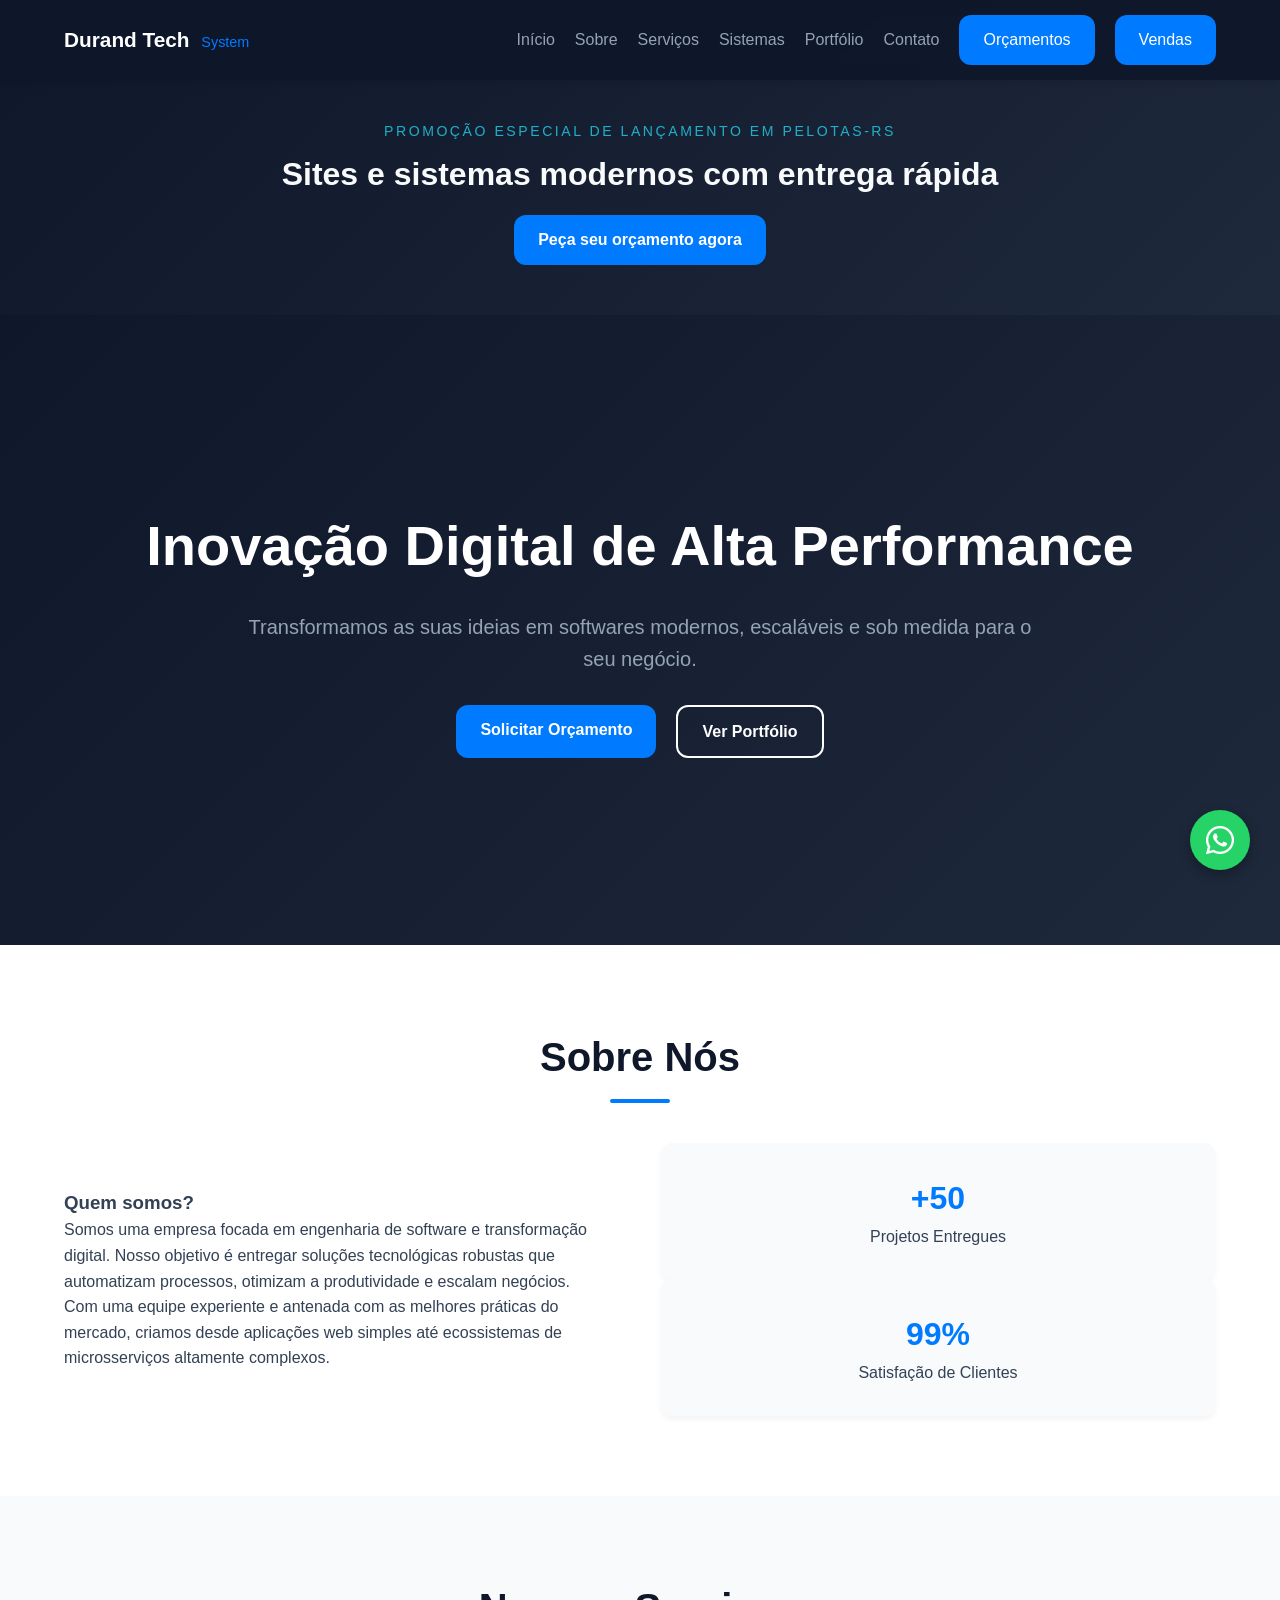
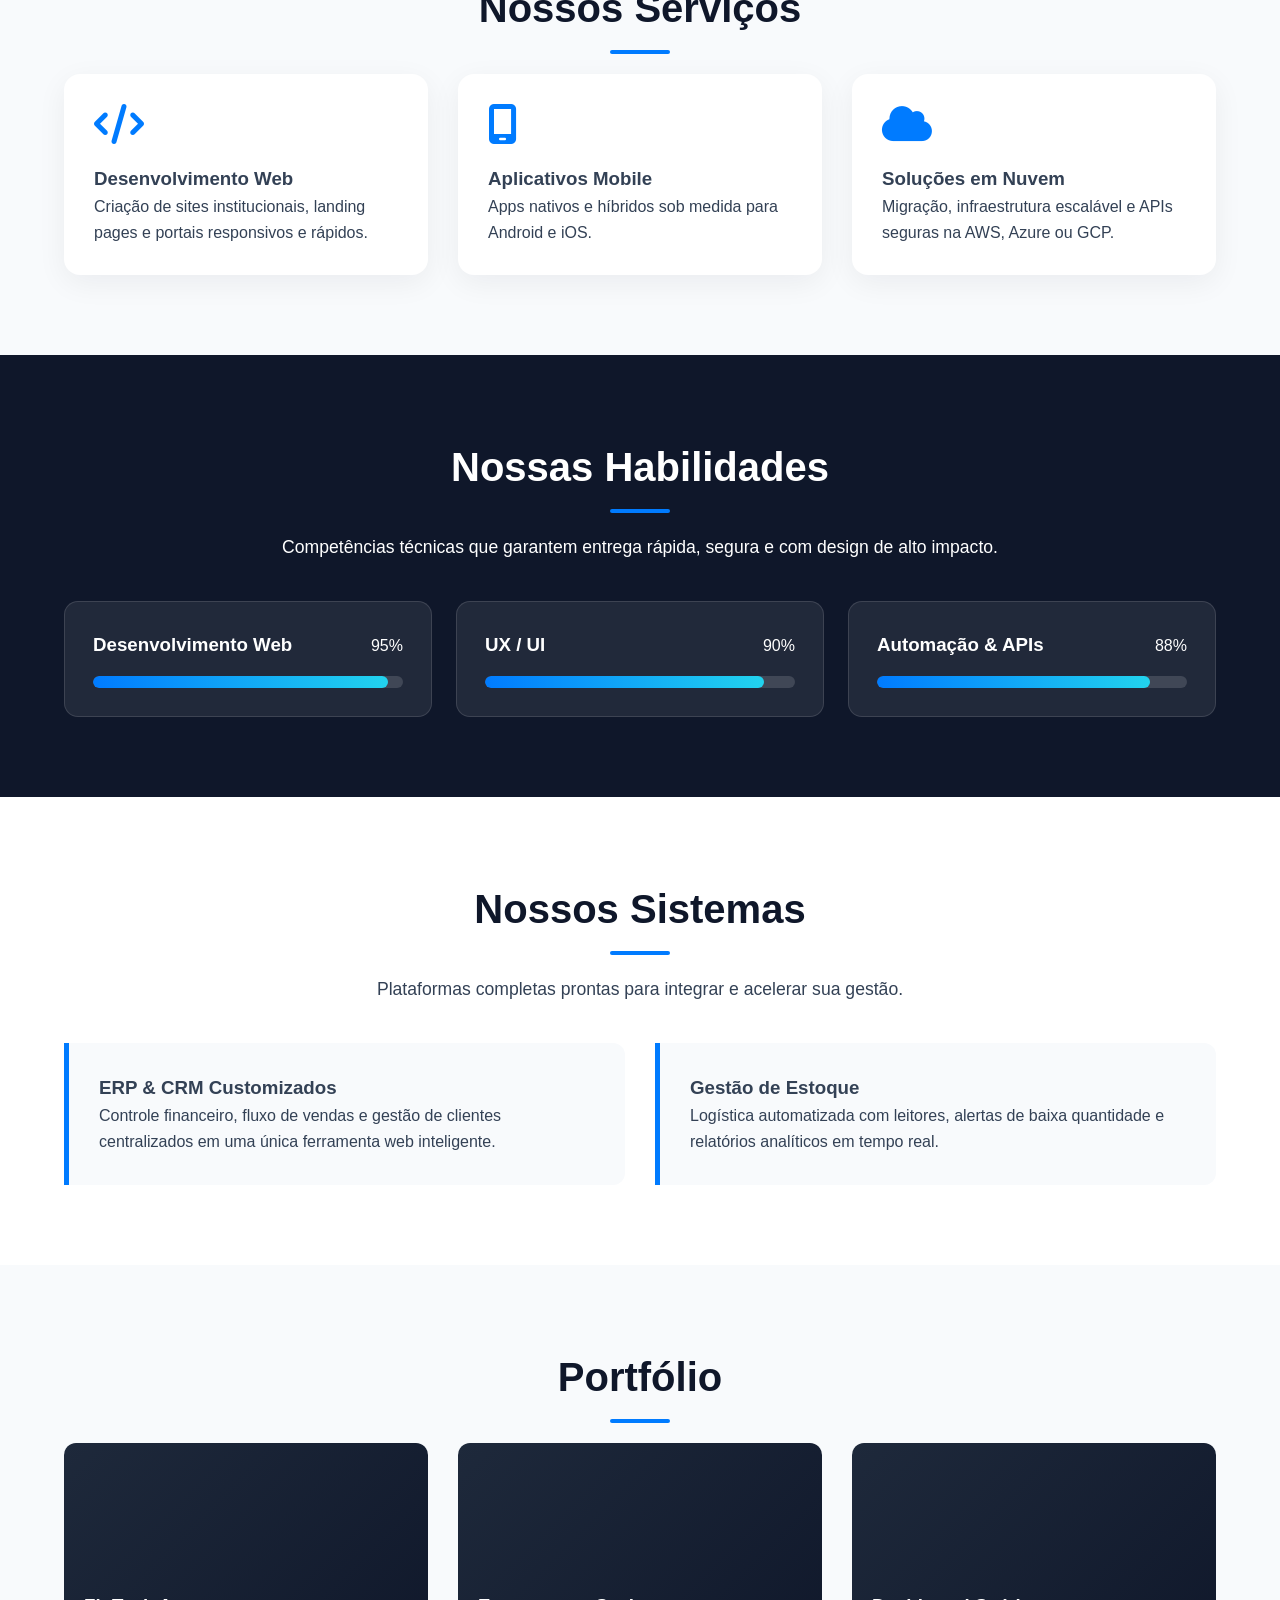
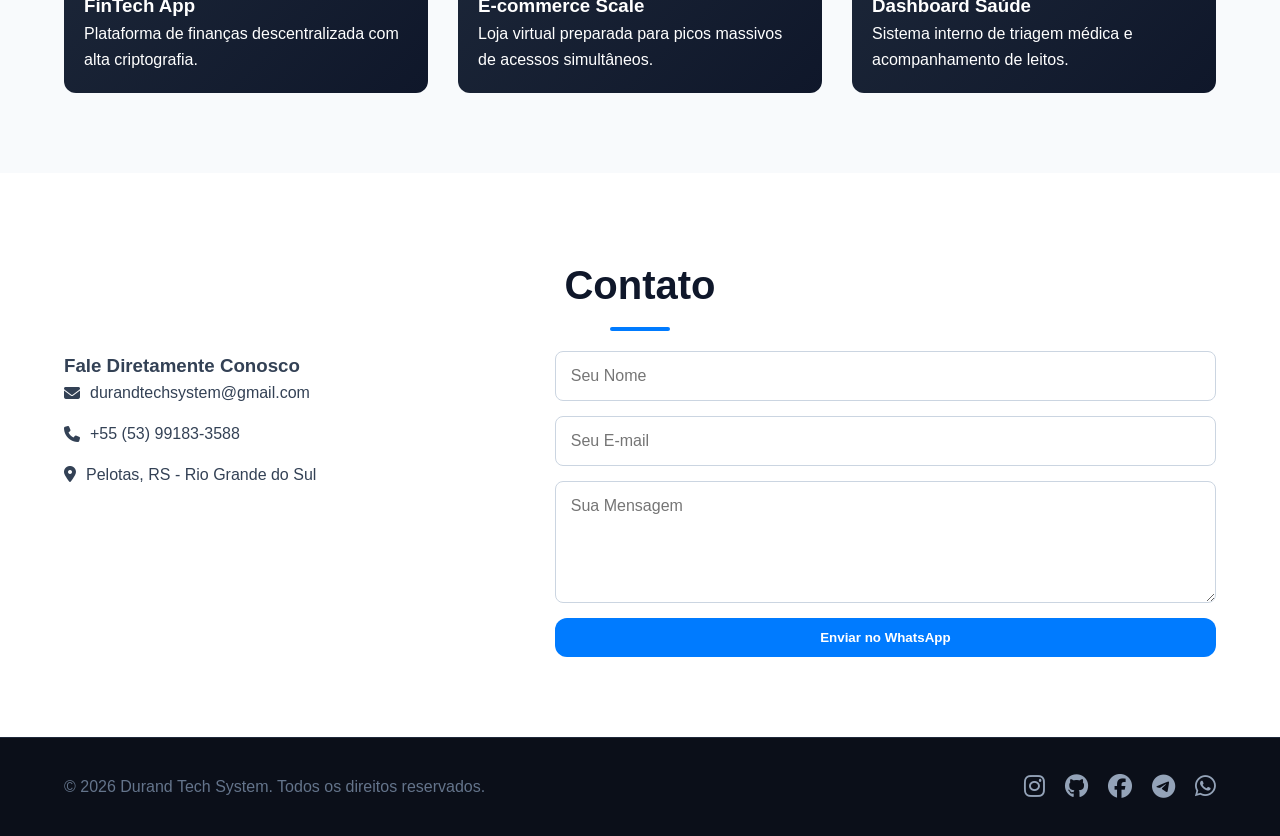
<file: index.html>
<!DOCTYPE html>
<html lang="pt-BR">
<head>
    <meta charset="UTF-8">
    <meta name="viewport" content="width=device-width, initial-scale=1.0">
    <title>Durand Tech System | Desenvolvimento de Sistemas e Sites em Pelotas-RS</title>
    <meta name="description" content="Durand Tech System - Desenvolvimento de sites, sistemas ERP, CRM, apps e soluções em nuvem em Pelotas-RS. Transformamos ideias em software escalável.">
    <meta property="og:title" content="Durand Tech System">
    <meta property="og:description" content="Sites e sistemas modernos com entrega rápida.">
    <meta property="og:type" content="website">
    <link rel="icon" href="data:image/svg+xml,<svg xmlns='http://www.w3.org/2000/svg' viewBox='0 0 100 100'><text y='.9em' font-size='90'>💻</text></svg>">
    <link rel="stylesheet" href="style.css">
    <link rel="stylesheet" href="https://cdnjs.cloudflare.com/ajax/libs/font-awesome/6.4.0/css/all.min.css">
</head>
<body>

    <header id="header">
        <div class="container">
            <div class="logo">
                <h2>Durand Tech <span>System</span></h2>
            </div>
            <button class="menu-toggle" id="menu-toggle" aria-label="Abrir menu"><i class="fa-solid fa-bars"></i></button>
            <nav id="nav">
                <ul class="nav-links">
                    <li><a href="#inicio">Início</a></li>
                    <li><a href="#sobre">Sobre</a></li>
                    <li><a href="#servicos">Serviços</a></li>
                    <li><a href="#sistemas">Sistemas</a></li>
                    <li><a href="#portfolio">Portfólio</a></li>
                    <li><a href="#contato">Contato</a></li>
                    <li><a href="orcamentos.html" class="btn-highlight">Orçamentos</a></li>
                    <li><a href="vendas.html" class="btn-highlight">Vendas</a></li>
                </ul>
            </nav>
        </div>
    </header>

    <section class="homepage-banner">
        <div class="container banner-inner">
            <p class="banner-note">Promoção especial de lançamento em Pelotas-RS</p>
            <h2>Sites e sistemas modernos com entrega rápida</h2>
            <a href="orcamentos.html" class="btn-primary">Peça seu orçamento agora</a>
        </div>
    </section>

    <section id="inicio" class="hero-section">
        <div class="container hero-content">
            <h1>Inovação Digital de Alta Performance</h1>
            <p>Transformamos as suas ideias em softwares modernos, escaláveis e sob medida para o seu negócio.</p>
            <div class="hero-buttons">
                <a href="orcamentos.html" class="btn-primary">Solicitar Orçamento</a>
                <a href="#portfolio" class="btn-secondary">Ver Portfólio</a>
            </div>
        </div>
    </section>

    <section id="sobre" class="section-padding">
        <div class="container">
            <h2 class="section-title">Sobre Nós</h2>
            <div class="about-grid">
                <div class="about-text">
                    <h3>Quem somos?</h3>
                    <p>Somos uma empresa focada em engenharia de software e transformação digital. Nosso objetivo é entregar soluções tecnológicas robustas que automatizam processos, otimizam a produtividade e escalam negócios.</p>
                    <p>Com uma equipe experiente e antenada com as melhores práticas do mercado, criamos desde aplicações web simples até ecossistemas de microsserviços altamente complexos.</p>
                </div>
                <div class="about-stats">
                    <div class="stat-card"><h4>+50</h4><p>Projetos Entregues</p></div>
                    <div class="stat-card"><h4>99%</h4><p>Satisfação de Clientes</p></div>
                </div>
            </div>
        </div>
    </section>

    <section id="servicos" class="section-padding bg-light">
        <div class="container">
            <h2 class="section-title">Nossos Serviços</h2>
            <div class="grid-services">
                <div class="card"><i class="fa-solid fa-code icon-service"></i><h3>Desenvolvimento Web</h3><p>Criação de sites institucionais, landing pages e portais responsivos e rápidos.</p></div>
                <div class="card"><i class="fa-solid fa-mobile-screen icon-service"></i><h3>Aplicativos Mobile</h3><p>Apps nativos e híbridos sob medida para Android e iOS.</p></div>
                <div class="card"><i class="fa-solid fa-cloud icon-service"></i><h3>Soluções em Nuvem</h3><p>Migração, infraestrutura escalável e APIs seguras na AWS, Azure ou GCP.</p></div>
            </div>
        </div>
    </section>

    <section id="habilidades" class="section-padding bg-dark text-light">
        <div class="container">
            <h2 class="section-title">Nossas Habilidades</h2>
            <p class="section-subtitle">Competências técnicas que garantem entrega rápida, segura e com design de alto impacto.</p>
            <div class="skills-grid">
                <div class="skill-card"><div class="skill-header"><h3>Desenvolvimento Web</h3><span>95%</span></div><div class="skill-bar"><div class="skill-progress" data-progress="95"></div></div></div>
                <div class="skill-card"><div class="skill-header"><h3>UX / UI</h3><span>90%</span></div><div class="skill-bar"><div class="skill-progress" data-progress="90"></div></div></div>
                <div class="skill-card"><div class="skill-header"><h3>Automação & APIs</h3><span>88%</span></div><div class="skill-bar"><div class="skill-progress" data-progress="88"></div></div></div>
            </div>
        </div>
    </section>

    <section id="sistemas" class="section-padding">
        <div class="container">
            <h2 class="section-title">Nossos Sistemas</h2>
            <p class="section-subtitle">Plataformas completas prontas para integrar e acelerar sua gestão.</p>
            <div class="grid-systems">
                <div class="system-item"><h3>ERP & CRM Customizados</h3><p>Controle financeiro, fluxo de vendas e gestão de clientes centralizados em uma única ferramenta web inteligente.</p></div>
                <div class="system-item"><h3>Gestão de Estoque</h3><p>Logística automatizada com leitores, alertas de baixa quantidade e relatórios analíticos em tempo real.</p></div>
            </div>
        </div>
    </section>

    <section id="portfolio" class="section-padding bg-light">
        <div class="container">
            <h2 class="section-title">Portfólio</h2>
            <div class="grid-portfolio">
                <div class="portfolio-item"><div class="portfolio-info"><h3>FinTech App</h3><p>Plataforma de finanças descentralizada com alta criptografia.</p></div></div>
                <div class="portfolio-item"><div class="portfolio-info"><h3>E-commerce Scale</h3><p>Loja virtual preparada para picos massivos de acessos simultâneos.</p></div></div>
                <div class="portfolio-item"><div class="portfolio-info"><h3>Dashboard Saúde</h3><p>Sistema interno de triagem médica e acompanhamento de leitos.</p></div></div>
            </div>
        </div>
    </section>

    <section id="contato" class="section-padding">
        <div class="container">
            <h2 class="section-title">Contato</h2>
            <div class="contact-wrapper">
                <div class="contact-info">
                    <h3>Fale Diretamente Conosco</h3>
                    <p><i class="fa-solid fa-envelope"></i> durandtechsystem@gmail.com</p>
                    <p><i class="fa-solid fa-phone"></i> +55 (53) 99183-3588</p>
                    <p><i class="fa-solid fa-location-dot"></i> Pelotas, RS - Rio Grande do Sul</p>
                </div>
                <form class="contact-form" id="form-contato">
                    <input type="text" id="contato-nome" placeholder="Seu Nome" required>
                    <input type="email" id="contato-email" placeholder="Seu E-mail" required>
                    <textarea id="contato-mensagem" placeholder="Sua Mensagem" rows="5" required></textarea>
                    <button type="submit" class="btn-primary">Enviar no WhatsApp</button>
                </form>
            </div>
        </div>
    </section>

    <footer>
        <div class="container footer-content">
            <p>&copy; 2026 Durand Tech System. Todos os direitos reservados.</p>
            <div class="social-links">
                <a href="https://instagram.com/durandtechsystem" target="_blank" aria-label="Instagram"><i class="fa-brands fa-instagram"></i></a>
                <a href="https://github.com/otaviorenan648-cpu" target="_blank" aria-label="GitHub"><i class="fa-brands fa-github"></i></a>
                <a href="https://www.facebook.com/profile.php?id=61577087769278&locale=pt_BR" target="_blank" aria-label="Facebook"><i class="fa-brands fa-facebook"></i></a>
                <a href="https://telegram.org/@OtavioDev2684" target="_blank" aria-label="Telegram"><i class="fa-brands fa-telegram"></i></a>
                <a href="https://wa.me/5553991833588?text=Ol%C3%A1%2C%20gostaria%20de%20mais%20informa%C3%A7%C3%B5es" target="_blank" aria-label="WhatsApp"><i class="fa-brands fa-whatsapp"></i></a>
            </div>
        </div>
    </footer>

    <a href="https://wa.me/5553991833588?text=Ol%C3%A1%2C%20vim%20pelo%20site%20Durand%20Tech" class="whatsapp-float" target="_blank" aria-label="WhatsApp"><i class="fa-brands fa-whatsapp"></i></a>

    <script src="index.js"></script>
</body>
</html>
</file>
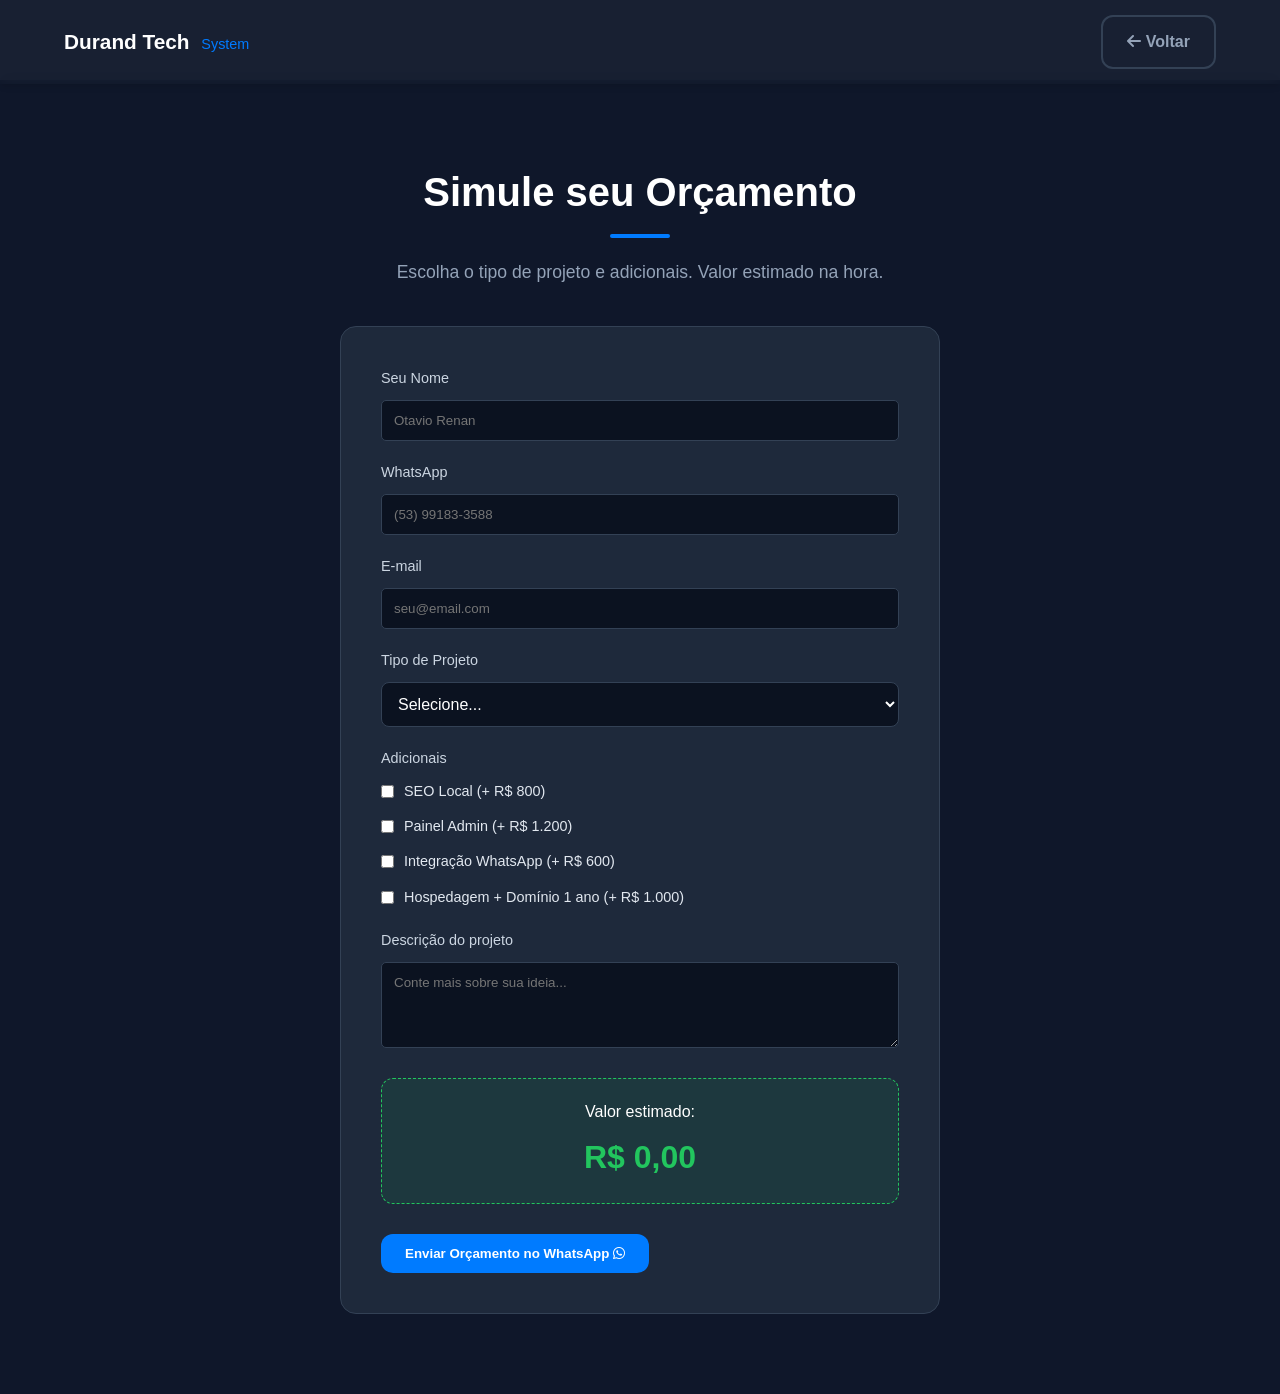
<file: orcamentos.html>
<!DOCTYPE html>
<html lang="pt-BR">
<head>
    <meta charset="UTF-8">
    <meta name="viewport" content="width=device-width, initial-scale=1.0">
    <title>Orçamento | Durand Tech System</title>
    <meta name="description" content="Simule seu orçamento de site, sistema ou app na Durand Tech System.">
    <link rel="stylesheet" href="style.css">
    <link rel="stylesheet" href="https://cdnjs.cloudflare.com/ajax/libs/font-awesome/6.4.0/css/all.min.css">
</head>
<body>
    <header id="header">
        <div class="container">
            <div class="logo"><h2>Durand Tech <span>System</span></h2></div>
            <a href="index.html" class="btn-secondary" style="border-color:#334155;color:#94a3b8"><i class="fa-solid fa-arrow-left"></i> Voltar</a>
        </div>
    </header>

    <section class="section-padding" style="margin-top:80px;background:#0f172a;color:#fff;min-height:100vh">
        <div class="container">
            <h2 class="section-title" style="color:#fff">Simule seu Orçamento</h2>
            <p class="section-subtitle" style="color:#94a3b8">Escolha o tipo de projeto e adicionais. Valor estimado na hora.</p>
            
            <div class="budget-box">
                <form id="form-orcamento">
                    <div class="form-group">
                        <label>Seu Nome</label>
                        <input type="text" id="nome" placeholder="Otavio Renan" required style="padding:12px;border-radius:5px;border:1px solid #334155;background:#0b1220;color:#fff">
                    </div>
                    <div class="form-group">
                        <label>WhatsApp</label>
                        <input type="tel" id="telefone" placeholder="(53) 99183-3588" required style="padding:12px;border-radius:5px;border:1px solid #334155;background:#0b1220;color:#fff">
                    </div>
                    <div class="form-group">
                        <label>E-mail</label>
                        <input type="email" id="email" placeholder="seu@email.com" required style="padding:12px;border-radius:5px;border:1px solid #334155;background:#0b1220;color:#fff">
                    </div>
                    <div class="form-group">
                        <label>Tipo de Projeto</label>
                        <select id="tipo-projeto" required>
                            <option value="0">Selecione...</option>
                            <option value="1500">Landing Page - a partir de R$ 1.500</option>
                            <option value="3500">Site Institucional - a partir de R$ 3.500</option>
                            <option value="6000">E-commerce - a partir de R$ 6.000</option>
                            <option value="8000">Sistema ERP/CRM - a partir de R$ 8.000</option>
                            <option value="10000">App Mobile - a partir de R$ 10.000</option>
                        </select>
                    </div>
                    <div class="form-group">
                        <label>Adicionais</label>
                        <div class="checkbox-group">
                            <label><input type="checkbox" class="adicional" value="800"> SEO Local (+ R$ 800)</label>
                            <label><input type="checkbox" class="adicional" value="1200"> Painel Admin (+ R$ 1.200)</label>
                            <label><input type="checkbox" class="adicional" value="600"> Integração WhatsApp (+ R$ 600)</label>
                            <label><input type="checkbox" class="adicional" value="1000"> Hospedagem + Domínio 1 ano (+ R$ 1.000)</label>
                        </div>
                    </div>
                    <div class="form-group">
                        <label>Descrição do projeto</label>
                        <textarea id="descricao" rows="4" placeholder="Conte mais sobre sua ideia..." style="padding:12px;border-radius:5px;border:1px solid #334155;background:#0b1220;color:#fff"></textarea>
                    </div>

                    <div class="budget-result">
                        <p>Valor estimado:</p>
                        <span id="valor-total">R$ 0,00</span>
                    </div>

                    <button type="submit" id="btn-fechar-orcamento" class="btn-primary">Enviar Orçamento no WhatsApp <i class="fa-brands fa-whatsapp"></i></button>
                </form>
            </div>
        </div>
    </section>

    <script src="index.js"></script>
</body>
</html>
</file>
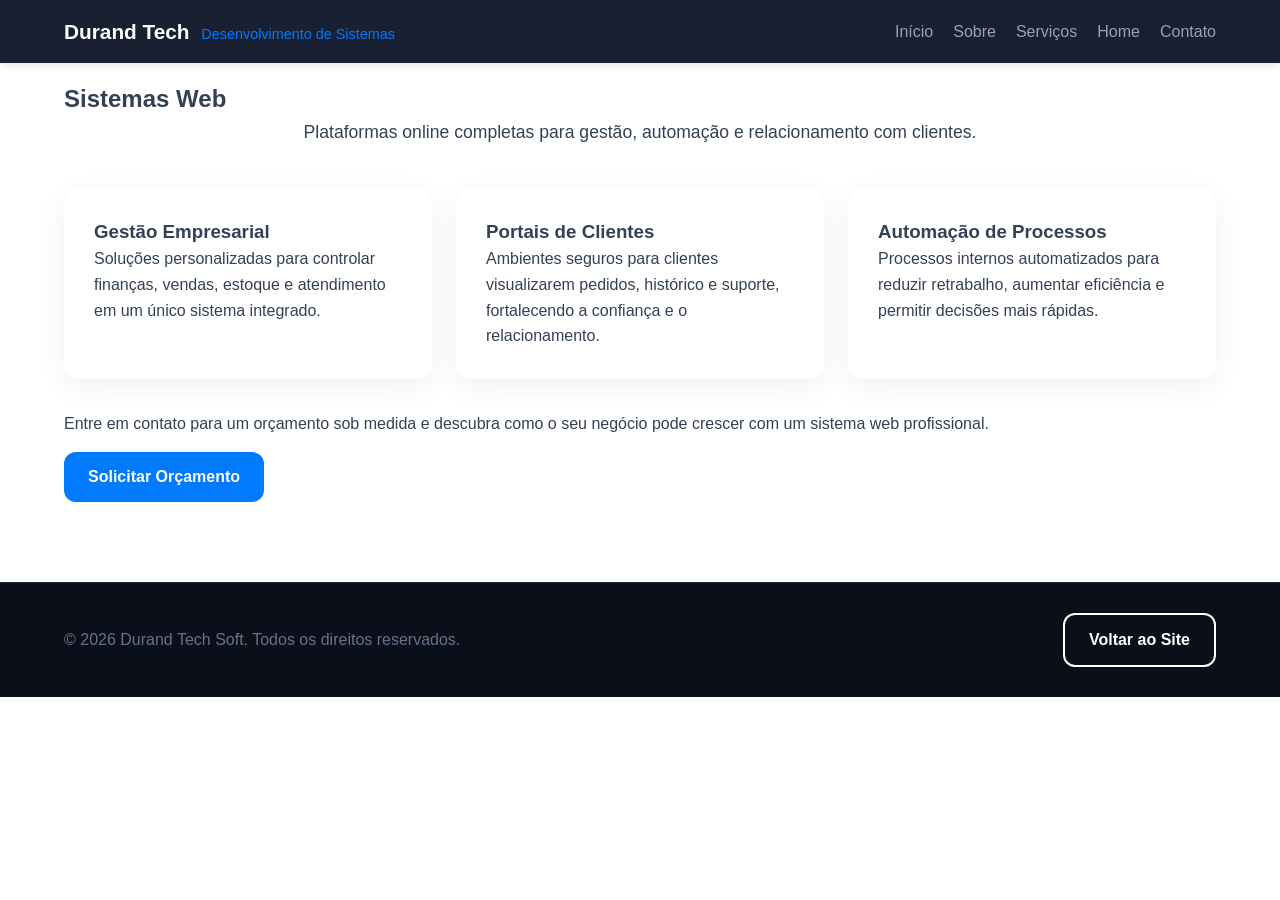
<file: sistemas-web.html>
<!DOCTYPE html>
<html lang="pt-BR">
<head>
    <meta charset="UTF-8">
    <meta name="viewport" content="width=device-width, initial-scale=1.0">
    <title>Sistemas Web - Durand Tech</title>
    <link rel="stylesheet" href="style.css">
    <link rel="stylesheet" href="https://cdnjs.cloudflare.com/ajax/libs/font-awesome/6.4.0/css/all.min.css">
</head>
<body>
    <header id="header">
        <div class="container">
            <div class="logo">
                <h2>Durand Tech <span>Desenvolvimento de Sistemas</span></h2>
            </div>
            <nav>
                <ul class="nav-links">
                    <li><a href="index.html#inicio">Início</a></li>
                    <li><a href="index.html#sobre">Sobre</a></li>
                    <li><a href="index.html#servicos">Serviços</a></li>
                    <li><a href="index.html">Home</a></li>
                    <li><a href="index.html#contato">Contato</a></li>
                </ul>
            </nav>
        </div>
    </header>

    <section class="section-padding">
        <div class="container">
            <h1>Sistemas Web</h1>
            <p class="section-subtitle">Plataformas online completas para gestão, automação e relacionamento com clientes.</p>
            <div class="grid-services" style="display:grid; gap:1.5rem; grid-template-columns: repeat(auto-fit, minmax(280px, 1fr)); margin-top:2rem;">
                <div class="card">
                    <h3>Gestão Empresarial</h3>
                    <p>Soluções personalizadas para controlar finanças, vendas, estoque e atendimento em um único sistema integrado.</p>
                </div>
                <div class="card">
                    <h3>Portais de Clientes</h3>
                    <p>Ambientes seguros para clientes visualizarem pedidos, histórico e suporte, fortalecendo a confiança e o relacionamento.</p>
                </div>
                <div class="card">
                    <h3>Automação de Processos</h3>
                    <p>Processos internos automatizados para reduzir retrabalho, aumentar eficiência e permitir decisões mais rápidas.</p>
                </div>
            </div>
            <p style="margin-top:2rem;">Entre em contato para um orçamento sob medida e descubra como o seu negócio pode crescer com um sistema web profissional.</p>
            <a href="index.html#contato" class="btn-primary" style="margin-top:1rem; display:inline-block;">Solicitar Orçamento</a>
        </div>
    </section>

    <footer>
        <div class="container footer-content">
            <p>&copy; 2026 Durand Tech Soft. Todos os direitos reservados.</p>
            <a href="index.html" class="btn-secondary">Voltar ao Site</a>
        </div>
    </footer>

    <script src="index.js"></script>
</body>
</html>
</file>
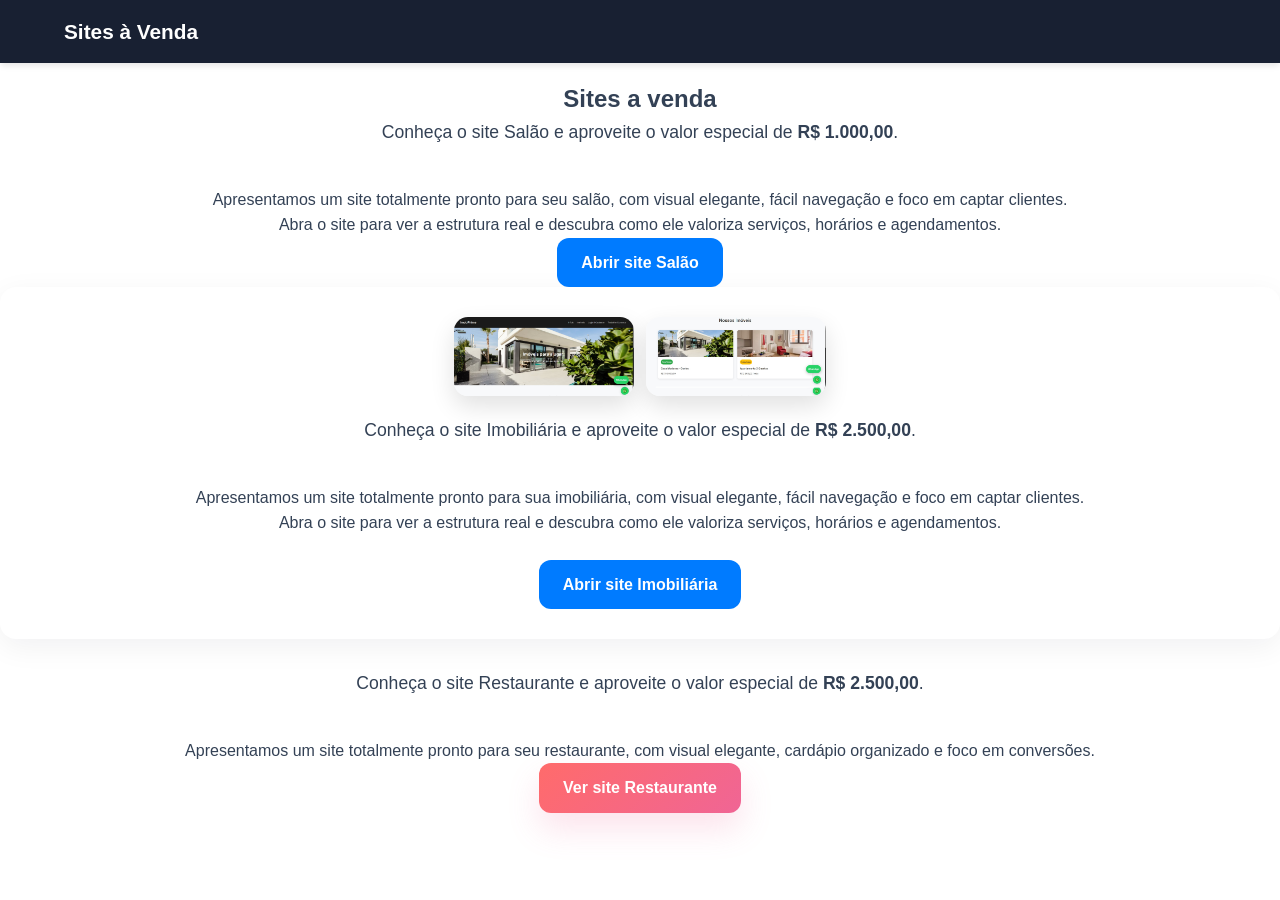
<file: sites.html>
<!DOCTYPE html>
<html lang="pt-BR">
<head>
    <meta charset="UTF-8">
    <meta name="viewport" content="width=device-width, initial-scale=1.0">
    <title>Sites a Venda</title>
    <link rel="stylesheet" href="style.css">
</head>
<body>
    <header id="header">
        <div class="container">
            <div class="logo">
                <h2>Sites à Venda</h2>
            </div>
        </div>
    </header>

    <section class="section-padding">
        <div class="container" style="text-align: center;">
            <h1>Sites a venda</h1>
            <p class="section-subtitle">Conheça o site Salão e aproveite o valor especial de <strong>R$ 1.000,00</strong>.</p>
            <p>Apresentamos um site totalmente pronto para seu salão, com visual elegante, fácil navegação e foco em captar clientes.</p>
            <p>Abra o site para ver a estrutura real e descubra como ele valoriza serviços, horários e agendamentos.</p>
            <div style="text-align: center;">
                <a href="salao.html" class="btn-primary" target="_blank" rel="noopener noreferrer">Abrir site Salão</a>
            </div>
        </div>
        <div class="card" style="text-align: center;">
            <div style="display: flex; justify-content: center; gap: 12px; flex-wrap: wrap; margin-bottom: 20px;">
                <img src="imobiliaria.jpg" alt="Preview do site Imobiliária" style="width: 180px; border-radius: 14px; box-shadow: 0 10px 25px rgba(0,0,0,0.12);" />
                <img src="imobiliaria 2.jpg" alt="Preview do site Imobiliária" style="width: 180px; border-radius: 14px; box-shadow: 0 10px 25px rgba(0,0,0,0.12);" />
            </div>
            <p class="section-subtitle">Conheça o site Imobiliária e aproveite o valor especial de <strong>R$ 2.500,00</strong>.</p>
            <p>Apresentamos um site totalmente pronto para sua imobiliária, com visual elegante, fácil navegação e foco em captar clientes.</p>
            <p>Abra o site para ver a estrutura real e descubra como ele valoriza serviços, horários e agendamentos.</p>
            <div style="margin-top: 24px;">
                <a href="imobiliaria.html" class="btn-primary" target="_blank" rel="noopener noreferrer">Abrir site Imobiliária</a>
            </div>
        </div>
        <div style="text-align: center; margin-top: 30px;">
            <p class="section-subtitle">Conheça o site Restaurante e aproveite o valor especial de <strong>R$ 2.500,00</strong>.</p>
            <p>Apresentamos um site totalmente pronto para seu restaurante, com visual elegante, cardápio organizado e foco em conversões.</p>
            <a href="RESTAURANTE/index.html" class="btn-modern" target="_blank" rel="noopener noreferrer">Ver site Restaurante</a>
        </div>
    </section>
</body>
</html>
</file>
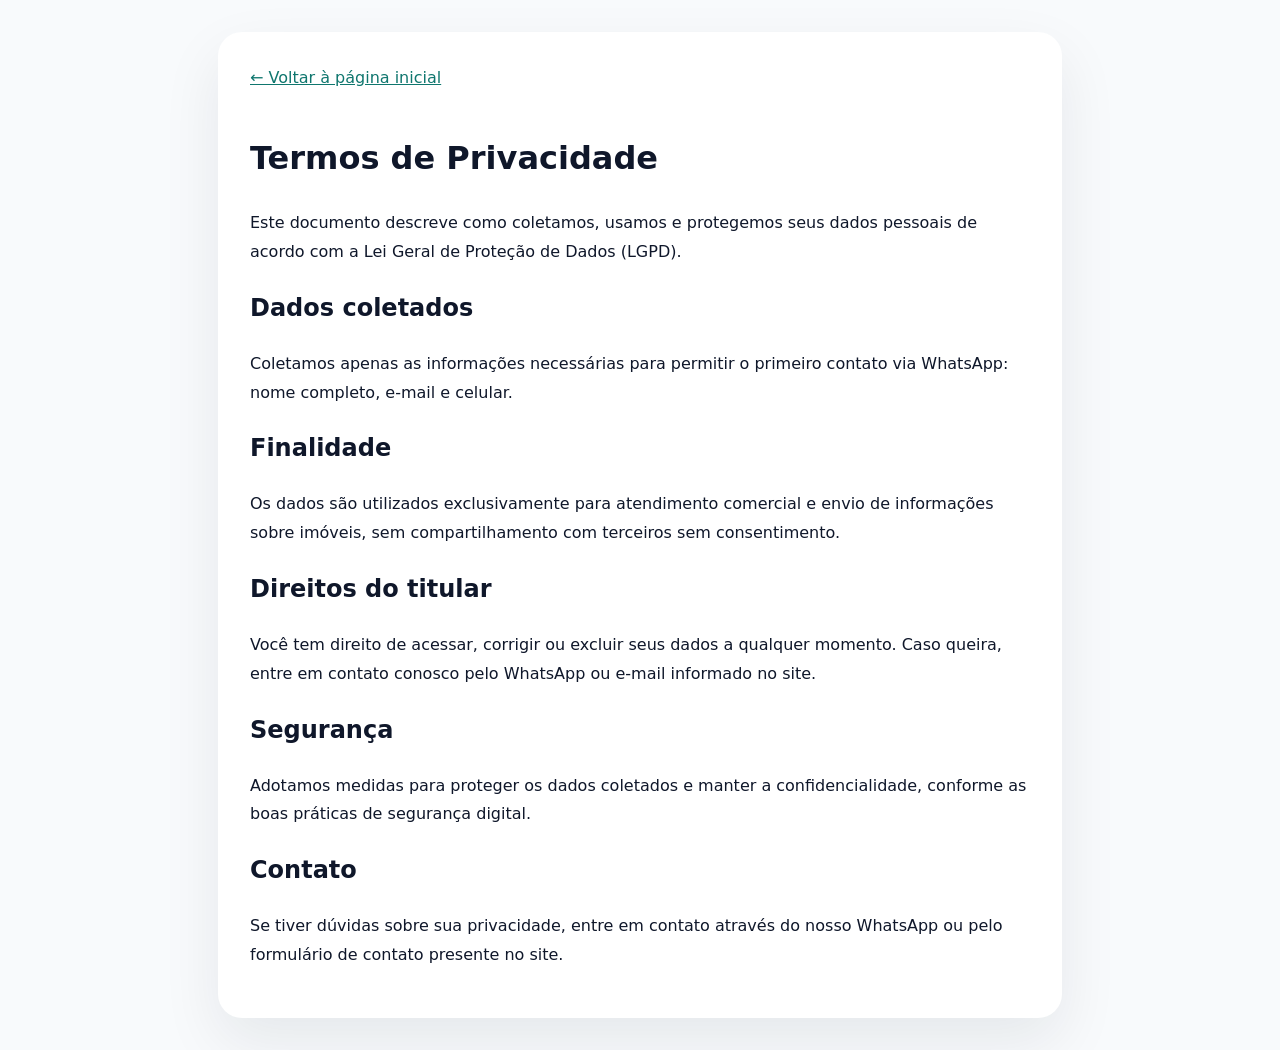
<file: termos-privacidade.html>
<!DOCTYPE html>
<html lang="pt-br">
<head>
    <meta charset="UTF-8">
    <meta name="viewport" content="width=device-width, initial-scale=1.0">
    <title>Termos de Privacidade - LGPD</title>
    <style>
        body {
            margin: 0;
            font-family: Inter, system-ui, -apple-system, BlinkMacSystemFont, 'Segoe UI', sans-serif;
            background: #f8fafc;
            color: #0f172a;
            line-height: 1.8;
            padding: 2rem;
        }
        main {
            max-width: 780px;
            margin: 0 auto;
            background: white;
            border-radius: 24px;
            padding: 2rem;
            box-shadow: 0 24px 60px rgba(15, 23, 42, 0.08);
        }
        h1, h2 {
            color: #0f172a;
        }
        a {
            color: #0f766e;
            text-decoration: underline;
        }
        .back-link {
            display: inline-block;
            margin-bottom: 1rem;
            color: #0f766e;
        }
    </style>
</head>
<body>
    <main>
        <a class="back-link" href="index.html">← Voltar à página inicial</a>
        <h1>Termos de Privacidade</h1>
        <p>Este documento descreve como coletamos, usamos e protegemos seus dados pessoais de acordo com a Lei Geral de Proteção de Dados (LGPD).</p>
        <h2>Dados coletados</h2>
        <p>Coletamos apenas as informações necessárias para permitir o primeiro contato via WhatsApp: nome completo, e-mail e celular.</p>
        <h2>Finalidade</h2>
        <p>Os dados são utilizados exclusivamente para atendimento comercial e envio de informações sobre imóveis, sem compartilhamento com terceiros sem consentimento.</p>
        <h2>Direitos do titular</h2>
        <p>Você tem direito de acessar, corrigir ou excluir seus dados a qualquer momento. Caso queira, entre em contato conosco pelo WhatsApp ou e-mail informado no site.</p>
        <h2>Segurança</h2>
        <p>Adotamos medidas para proteger os dados coletados e manter a confidencialidade, conforme as boas práticas de segurança digital.</p>
        <h2>Contato</h2>
        <p>Se tiver dúvidas sobre sua privacidade, entre em contato através do nosso WhatsApp ou pelo formulário de contato presente no site.</p>
    </main>
</body>
</html>
</file>
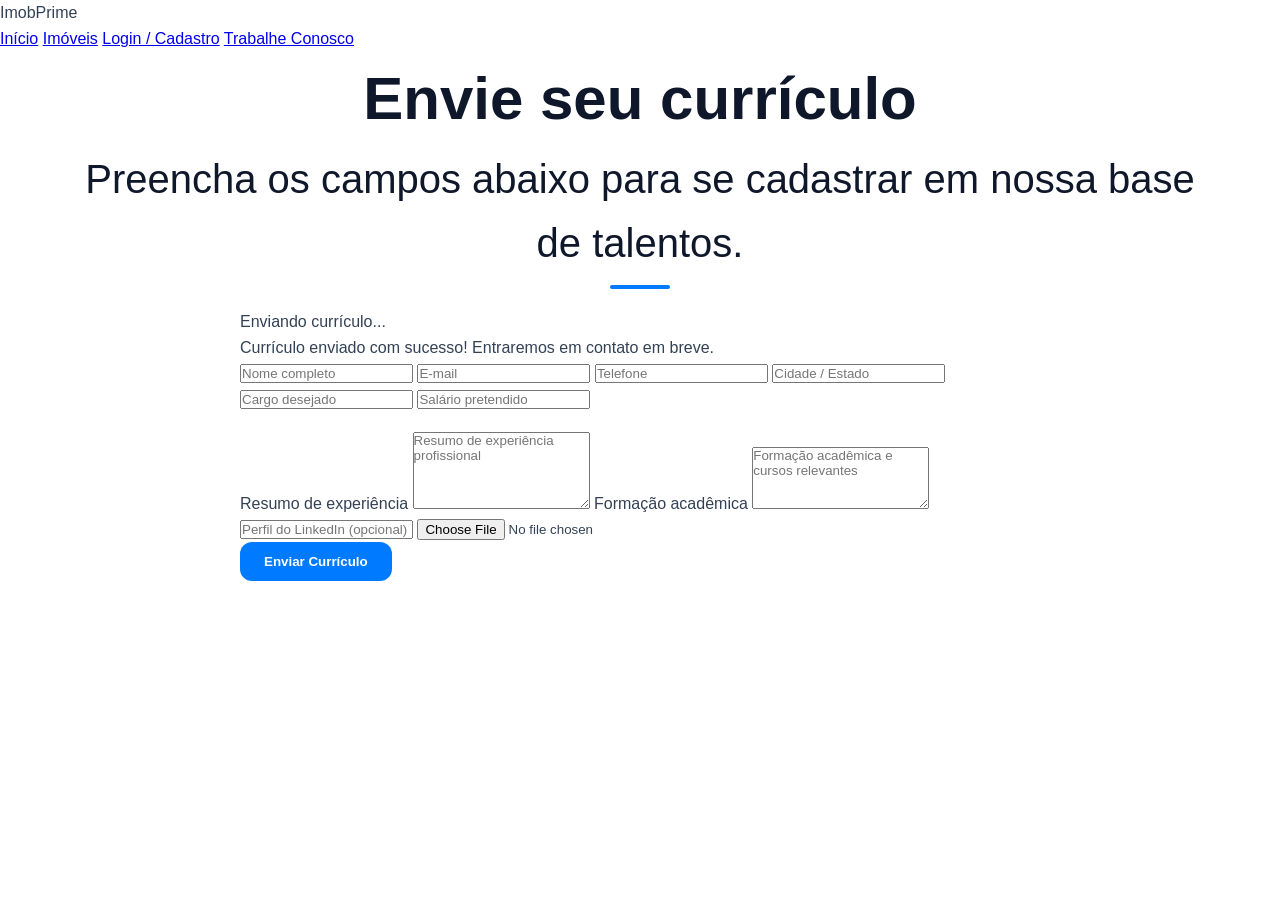
<file: trabalhe.html>
<!DOCTYPE html>
<html lang="pt-br">
<head>
    <meta charset="UTF-8">
    <meta name="viewport" content="width=device-width, initial-scale=1.0">
    <link rel="stylesheet" href="style.css">
    <title>Enviar Currículo - ImobPrime</title>
</head>
<body>
    <nav class="navbar">
        <div class="logo">ImobPrime</div>
        <div class="links">
            <a href="index.html">Início</a>
            <a href="index.html#imoveis">Imóveis</a>
            <a href="index.html#acesso">Login / Cadastro</a>
            <a href="trabalhe.html">Trabalhe Conosco</a>
        </div>
    </nav>

    <main class="container">
        <section class="section-title text-center">
            <h1>Envie seu currículo</h1>
            <p>Preencha os campos abaixo para se cadastrar em nossa base de talentos.</p>
        </section>

        <div class="form-box" style="max-width: 800px; margin: auto;">
            <form id="curriculo-form">
                <div id="curriculo-error" class="form-error hidden" aria-live="polite"></div>
                <div id="curriculo-loading" class="form-loading hidden" aria-live="polite">Enviando currículo...</div>
                <div id="curriculo-success" class="form-success hidden" aria-live="polite">Currículo enviado com sucesso! Entraremos em contato em breve.</div>
                <div class="form-grid" style="grid-template-columns: 1fr 1fr; gap: 20px;">
                    <input id="curriculo-nome" type="text" placeholder="Nome completo" class="input-moderno">
                    <input id="curriculo-email" type="email" placeholder="E-mail" class="input-moderno">
                    <input id="curriculo-telefone" type="tel" placeholder="Telefone" class="input-moderno">
                    <input id="curriculo-cidade" type="text" placeholder="Cidade / Estado" class="input-moderno">
                    <input id="curriculo-cargo" type="text" placeholder="Cargo desejado" class="input-moderno">
                    <input id="curriculo-salario" type="text" placeholder="Salário pretendido" class="input-moderno">
                </div>

                <div class="form-grid" style="grid-template-columns: 1fr; gap: 20px; margin-top: 20px;">
                    <label for="curriculo-experiencia" class="sr-only">Resumo de experiência</label>
                    <textarea id="curriculo-experiencia" rows="5" placeholder="Resumo de experiência profissional" class="input-moderno"></textarea>

                    <label for="curriculo-educacao" class="sr-only">Formação acadêmica</label>
                    <textarea id="curriculo-educacao" rows="4" placeholder="Formação acadêmica e cursos relevantes" class="input-moderno"></textarea>

                    <input id="curriculo-linkedin" type="url" placeholder="Perfil do LinkedIn (opcional)" class="input-moderno">
                    <input id="curriculo-anexo" type="file" accept=".pdf,.doc,.docx" class="input-moderno">
                </div>

                <button type="button" class="btn-primary w-100" onclick="enviarCurriculo()">Enviar Currículo</button>
            </form>
        </div>
    </main>

    <script>
        function validateEmail(email) {
            return /^[^\s@]+@[^\s@]+\.[^\s@]+$/.test(email);
        }

        function markFieldInvalid(fieldId, invalid) {
            const field = document.getElementById(fieldId);
            if (field) {
                field.classList.toggle('invalid', invalid);
            }
        }

        function clearCurriculoErrors() {
            const errorBox = document.getElementById('curriculo-error');
            const successBox = document.getElementById('curriculo-success');
            const loading = document.getElementById('curriculo-loading');
            if (errorBox) {
                errorBox.textContent = '';
                errorBox.classList.add('hidden');
            }
            if (successBox) {
                successBox.classList.add('hidden');
            }
            if (loading) {
                loading.classList.add('hidden');
            }
            ['curriculo-nome','curriculo-email','curriculo-telefone','curriculo-cargo','curriculo-experiencia','curriculo-anexo']
                .forEach(id => markFieldInvalid(id, false));
        }

        function addCurriculoFieldListeners() {
            const fields = ['curriculo-nome','curriculo-email','curriculo-telefone','curriculo-cargo','curriculo-experiencia','curriculo-anexo'];
            fields.forEach(id => {
                const element = document.getElementById(id);
                if (element) {
                    const eventName = element.type === 'file' ? 'change' : 'input';
                    element.addEventListener(eventName, () => {
                        const errorBox = document.getElementById('curriculo-error');
                        if (errorBox) {
                            errorBox.textContent = '';
                            errorBox.classList.add('hidden');
                        }
                        const successBox = document.getElementById('curriculo-success');
                        if (successBox) {
                            successBox.classList.add('hidden');
                        }
                        hideCurriculoLoading();
                    });
                }
            });
        }

        function showCurriculoLoading() {
            const loading = document.getElementById('curriculo-loading');
            const button = document.querySelector('#curriculo-form button');
            if (loading && button) {
                loading.classList.remove('hidden');
                button.disabled = true;
                button.classList.add('btn-loading');
                button.innerHTML = '<span class="spinner"></span> Enviando...';
            }
        }

        function hideCurriculoLoading() {
            const loading = document.getElementById('curriculo-loading');
            const button = document.querySelector('#curriculo-form button');
            if (loading && button) {
                loading.classList.add('hidden');
                button.disabled = false;
                button.classList.remove('btn-loading');
                button.textContent = 'Enviar Currículo';
            }
        }

        function showCurriculoSuccess(message) {
            const successBox = document.getElementById('curriculo-success');
            if (successBox) {
                successBox.textContent = message;
                successBox.classList.remove('hidden');
                setTimeout(() => {
                    successBox.classList.add('hidden');
                }, 4000);
            }
        }

        function enviarCurriculo() {
            clearCurriculoErrors();
            addCurriculoFieldListeners();
            const nome = document.getElementById('curriculo-nome').value.trim();
            const email = document.getElementById('curriculo-email').value.trim();
            const telefone = document.getElementById('curriculo-telefone').value.trim();
            const cargo = document.getElementById('curriculo-cargo').value.trim();
            const experiencia = document.getElementById('curriculo-experiencia').value.trim();
            const arquivo = document.getElementById('curriculo-anexo').files.length;
            const errorBox = document.getElementById('curriculo-error');

            if (!nome || !email || !telefone || !cargo || !experiencia || !arquivo) {
                if (errorBox) {
                    errorBox.textContent = 'Preencha todos os campos obrigatórios e anexe seu currículo antes de enviar.';
                    errorBox.classList.remove('hidden');
                }
                markFieldInvalid('curriculo-nome', !nome);
                markFieldInvalid('curriculo-email', !email);
                markFieldInvalid('curriculo-telefone', !telefone);
                markFieldInvalid('curriculo-cargo', !cargo);
                markFieldInvalid('curriculo-experiencia', !experiencia);
                markFieldInvalid('curriculo-anexo', !arquivo);
                return;
            }

            if (!validateEmail(email)) {
                if (errorBox) {
                    errorBox.textContent = 'Informe um e-mail válido.';
                    errorBox.classList.remove('hidden');
                }
                markFieldInvalid('curriculo-email', true);
                return;
            }

            showCurriculoLoading();
            setTimeout(() => {
                hideCurriculoLoading();
                showCurriculoSuccess('Currículo enviado com sucesso! Entraremos em contato em breve.');
                document.getElementById('curriculo-form').reset();
            }, 1400);
        }
    </script>
</body>
</html>
</file>
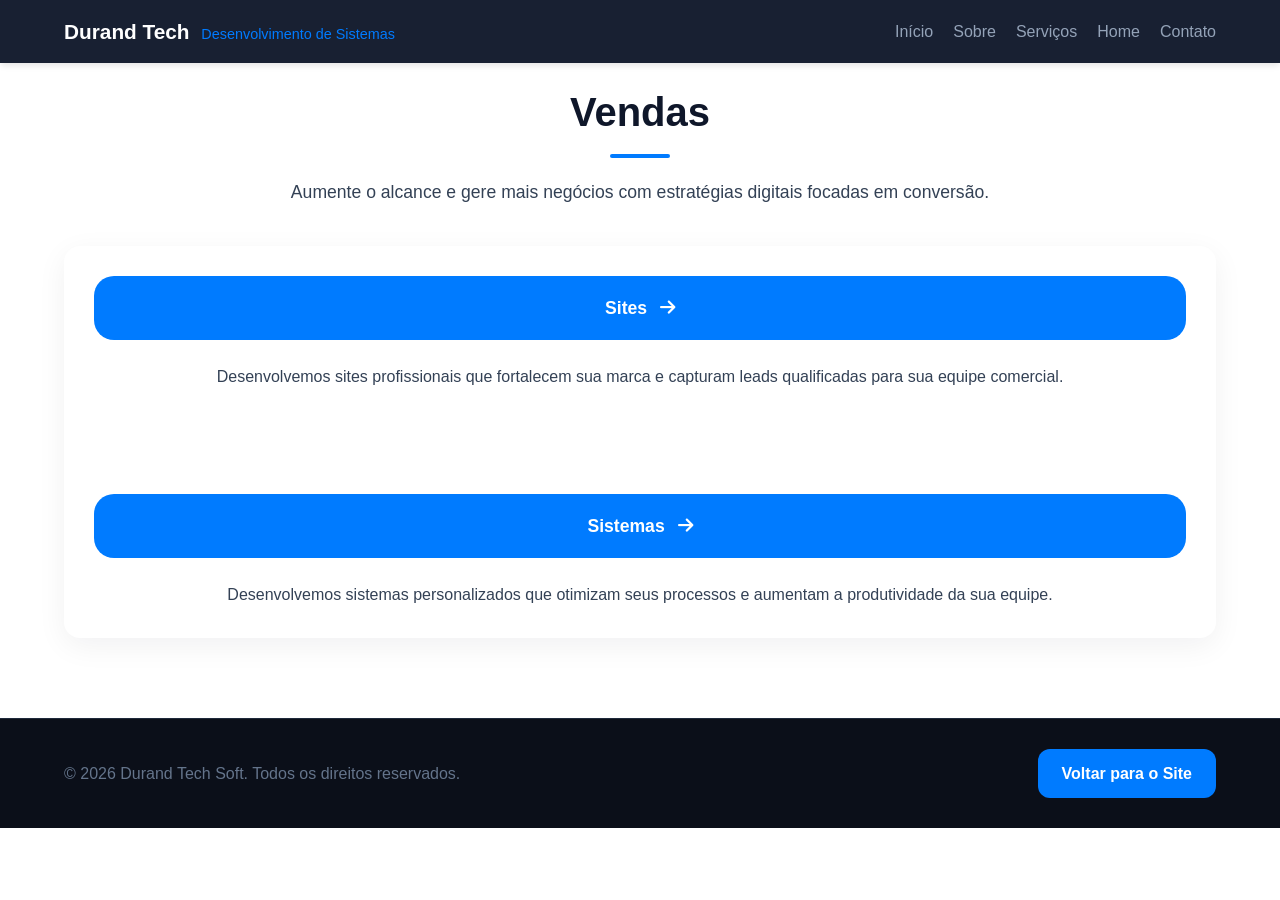
<file: vendas.html>
<!DOCTYPE html>
<html lang="pt-BR">
<head>
    <meta charset="UTF-8">
    <meta name="viewport" content="width=device-width, initial-scale=1.0">
    <title>Vendas - Durand Tech</title>
    <link rel="stylesheet" href="style.css">
    <link rel="stylesheet" href="https://cdnjs.cloudflare.com/ajax/libs/font-awesome/6.4.0/css/all.min.css">
</head>
<body>
    <header id="header">
        <div class="container">
            <div class="logo">
                <h2>Durand Tech <span>Desenvolvimento de Sistemas</span></h2>
            </div>
            <nav>
                <ul class="nav-links">
                    <li><a href="index.html#inicio">Início</a></li>
                    <li><a href="index.html#sobre">Sobre</a></li>
                    <li><a href="index.html#servicos">Serviços</a></li>
                    <li><a href="index.html">Home</a></li>
                    <li><a href="index.html#contato">Contato</a></li>
                </ul>
            </nav>
        </div>
    </header>

    <section id="vendas" class="section-padding">
        <div class="container">
            <h2 class="section-title">Vendas</h2>
            <p class="section-subtitle">Aumente o alcance e gere mais negócios com estratégias digitais focadas em conversão.</p>
            <div class="sales-grid">
                <div class="card" style="text-align: center;">
                    <a href="sites.html" target="_blank" rel="noopener noreferrer" class="btn-primary" style="display:inline-block; width:100%; text-align:center; padding: 18px 0; font-size:1.1rem; border-radius: 20px;">Sites <i class="fa-solid fa-arrow-right" style="margin-left: 0.5rem;"></i></a>
                    <p style="margin-top:1.5rem;">Desenvolvemos sites profissionais que fortalecem sua marca e capturam leads qualificadas para sua equipe comercial.</p>
                    <a href="RESTAURANTE/index.html" target="_blank" rel="noopener noreferrer" class="btn-secondary" style="display:inline-block; width:100%; text-align:center; padding: 18px 0; font-size:1.1rem; border-radius: 20px; margin-top: 18px;">Restaurante <i class="fa-solid fa-utensils" style="margin-left: 0.5rem;"></i></a>
                    <a href="sistemas.html" target="_blank" rel="noopener noreferrer" class="btn-primary" style="display:inline-block; width:100%; text-align:center; padding: 18px 0; font-size:1.1rem; border-radius: 20px; margin-top: 18px;">Sistemas <i class="fa-solid fa-arrow-right" style="margin-left: 0.5rem;"></i></a>
                    <p style="margin-top:1.5rem;">Desenvolvemos sistemas personalizados que otimizam seus processos e aumentam a produtividade da sua equipe.</p>
                </div>
                </div>
                
                
            </div>
        </div>
    </section>

    <footer>
        <div class="container footer-content">
            <p>&copy; 2026 Durand Tech Soft. Todos os direitos reservados.</p>
            <a href="index.html" class="btn-primary">Voltar para o Site</a>
        </div>
    </footer>

    <script src="index.js"></script>
</body>
</html>
</file>
<file: style.css>
:root {
    --primary-color: #007bff;
    --primary-hover: #0056b3;
    --dark-bg: #0f172a;
    --light-bg: #f8fafc;
    --text-color: #334155;
    --white: #ffffff;
    --gray-border: #cbd5e1;
}
* { margin: 0; padding: 0; box-sizing: border-box; font-family: 'Segoe UI', Tahoma, Geneva, Verdana, sans-serif; scroll-behavior: smooth; }
body { color: var(--text-color); background-color: var(--white); line-height: 1.6; }
.container { width: 90%; max-width: 1200px; margin: 0 auto; }
.section-padding { padding: 80px 0; }
.bg-light { background-color: var(--light-bg); }
.bg-dark { background-color: var(--dark-bg); }
.text-light { color: var(--white); }
.section-title { text-align: center; font-size: 2.5rem; margin-bottom: 20px; color: var(--dark-bg); position: relative; }
.text-light .section-title { color: var(--white); }
.section-title::after { content: ''; display: block; width: 60px; height: 4px; background-color: var(--primary-color); margin: 10px auto 0; border-radius: 2px; }
.section-subtitle { text-align: center; font-size: 1.1rem; margin-bottom: 40px; }
.btn-primary, .btn-secondary, .btn-highlight, .btn-modern { padding: 12px 24px; border: none; border-radius: 12px; cursor: pointer; font-weight: 600; text-decoration: none; transition: all 0.3s ease, transform 0.2s ease; display: inline-block; }
.btn-primary { background-color: var(--primary-color); color: var(--white); }
.btn-primary:hover { background-color: var(--primary-hover); transform: translateY(-2px); }
.btn-secondary { background-color: transparent; color: var(--white); border: 2px solid var(--white); }
.btn-secondary:hover { background-color: var(--white); color: var(--dark-bg); }
.btn-modern { background: linear-gradient(135deg, #ff6b6b 0%, #f06595 100%); color: #ffffff; box-shadow: 0 16px 32px rgba(240, 101, 149, 0.18); border: none; }
.btn-modern:hover { transform: translateY(-3px) scale(1.01); box-shadow: 0 20px 40px rgba(240, 101, 149, 0.22); }
.btn-highlight { background-color: var(--primary-color); color: var(--white) !important; }

/* Header */
header { background-color: rgba(15, 23, 42, 0.96); position: fixed; width: 100%; top: 0; z-index: 1000; box-shadow: 0 4px 6px -1px rgba(0,0,0,0.1); padding: 15px 0; backdrop-filter: blur(8px); }
header .container { display: flex; justify-content: space-between; align-items: center; }
.logo h2 { color: var(--white); font-size: 1.3rem; }
.logo span { color: var(--primary-color); font-weight: 400; font-size: 0.9rem; margin-left: 6px; }
.nav-links { display: flex; list-style: none; align-items: center; gap: 20px; }
.nav-links a { color: #94a3b8; text-decoration: none; font-weight: 500; transition: color 0.3s ease; }
.nav-links a:hover, .nav-links a.active { color: var(--white); }
.menu-toggle { display: none; background: none; border: none; color: #fff; font-size: 1.5rem; cursor: pointer; }

/* Banner + Hero */
.homepage-banner { background: linear-gradient(135deg, #0f172a 0%, #1e293b 100%); color: #f8fafc; padding: 120px 0 50px; text-align: center; }
.banner-note { font-size: 0.88rem; text-transform: uppercase; letter-spacing: 0.18em; opacity: 0.8; margin-bottom: 12px; color: #22d3ee; }
.homepage-banner h2 { font-size: 2rem; margin-bottom: 22px; line-height: 1.2; }
.hero-section { background: linear-gradient(135deg, #0f172a 0%, #1e293b 100%); min-height: 70vh; display: flex; align-items: center; text-align: center; color: var(--white); padding: 60px 0; }
.hero-content h1 { font-size: clamp(2rem, 5vw, 3.5rem); margin-bottom: 20px; }
.hero-content p { font-size: 1.25rem; margin-bottom: 30px; color: #94a3b8; max-width: 800px; margin-left: auto; margin-right: auto; }
.hero-buttons { display: flex; justify-content: center; gap: 20px; flex-wrap: wrap; }

/* Sobre */
.about-grid { display: grid; grid-template-columns: 1fr 1fr; gap: 40px; align-items: center; margin-top: 40px; }
.stat-card { background-color: var(--light-bg); flex: 1; padding: 30px; text-align: center; border-radius: 12px; box-shadow: 0 4px 6px -1px rgba(0,0,0,0.05); }
.stat-card h4 { font-size: 2rem; color: var(--primary-color); }

/* Services */
.grid-services, .grid-portfolio { display: grid; grid-template-columns: repeat(auto-fit, minmax(280px, 1fr)); gap: 30px; }
.card { background: #fff; padding: 30px; border-radius: 16px; box-shadow: 0 8px 30px rgba(15,23,42,0.06); transition: transform 0.3s; }
.card:hover { transform: translateY(-5px); }
.icon-service { font-size: 2.5rem; color: var(--primary-color); margin-bottom: 20px; }
.skills-grid { display: grid; grid-template-columns: repeat(auto-fit, minmax(260px, 1fr)); gap: 24px; margin-top: 40px; }
.skill-card { background-color: rgba(255,255,255,0.08); padding: 28px; border-radius: 14px; border: 1px solid rgba(255,255,255,0.12); }
.skill-header { display: flex; justify-content: space-between; align-items: center; margin-bottom: 16px; }
.skill-bar { height: 12px; border-radius: 999px; background-color: rgba(255,255,255,0.14); overflow: hidden; }
.skill-progress { width: 0; height: 100%; background: linear-gradient(90deg, var(--primary-color), #22d3ee); border-radius: 999px; transition: width 1.1s ease; }

/* Sistemas */
.grid-systems { display: grid; grid-template-columns: 1fr 1fr; gap: 30px; }
.system-item { border-left: 5px solid var(--primary-color); background-color: var(--light-bg); padding: 30px; border-radius: 0 12px 12px 0; }

/* Portfolio */
.portfolio-item { background: linear-gradient(135deg, #1e293b 0%, #0f172a 100%); height: 250px; border-radius: 12px; display: flex; align-items: flex-end; padding: 20px; color: var(--white); position: relative; overflow: hidden; }
.portfolio-item:hover { transform: scale(1.02); transition: transform 0.3s; }

/* Contato */
.contact-wrapper { display: grid; grid-template-columns: 1fr 1.5fr; gap: 50px; }
.contact-info p { margin-bottom: 15px; display: flex; align-items: center; gap: 10px; }
.contact-form { display: flex; flex-direction: column; gap: 15px; }
.contact-form input, .contact-form textarea { padding: 15px; border: 1px solid var(--gray-border); border-radius: 8px; font-size: 1rem; outline: none; transition: border-color 0.2s; }
.contact-form input:focus, .contact-form textarea:focus { border-color: var(--primary-color); }

/* Orcamento */
.budget-box { background-color: #1e293b; padding: 40px; border-radius: 16px; max-width: 600px; margin: 0 auto; border: 1px solid #334155; }
.form-group { display: flex; flex-direction: column; gap: 10px; margin-bottom: 20px; }
.form-group label { color: #cbd5e1; font-size: 0.9rem; }
.form-group select { padding: 12px; border-radius: 8px; border: 1px solid #334155; background: #0b1220; color: #fff; font-size: 1rem; }
.checkbox-group { display: flex; flex-direction: column; gap: 12px; }
.checkbox-group label { display: flex; align-items: center; gap: 10px; cursor: pointer; color: #e2e8f0; }
.budget-result { margin: 30px 0; text-align: center; padding: 20px; background: rgba(34,197,94,0.1); border-radius: 12px; border: 1px dashed #22c55e; }
#valor-total { color: #22c55e; font-size: 2rem; font-weight: bold; display: block; margin-top: 8px; }

/* Footer */
footer { background-color: #0b0f19; padding: 30px 0; border-top: 1px solid #1e293b; }
.footer-content { display: flex; justify-content: space-between; align-items: center; color: #64748b; }
.social-links { display: flex; gap: 20px; }
.social-links a { color: #94a3b8; font-size: 1.5rem; transition: color 0.3s ease, transform 0.3s ease; }
.social-links a:hover { color: var(--primary-color); transform: scale(1.15); }

/* WhatsApp float */
.whatsapp-float { position: fixed; width: 60px; height: 60px; bottom: 30px; right: 30px; background-color: #25d366; color: #fff; border-radius: 50%; text-align: center; font-size: 32px; box-shadow: 0 4px 12px rgba(0,0,0,0.3); z-index: 1000; display: flex; align-items: center; justify-content: center; text-decoration: none; transition: transform 0.3s ease; }
.whatsapp-float:hover { background-color: #128c7e; transform: scale(1.1); }

/* Responsivo */
@media (max-width: 900px) {
    .about-grid, .contact-wrapper, .grid-systems { grid-template-columns: 1fr; }
    .menu-toggle { display: block; }
    .nav-links { position: absolute; top: 100%; left: 0; right: 0; background: #0f172a; flex-direction: column; padding: 20px; gap: 15px; display: none; border-top: 1px solid #1e293b; }
    #nav.open .nav-links { display: flex; }
    .hero-content h1 { font-size: 2.2rem; }
    .footer-content { flex-direction: column; gap: 20px; text-align: center; }
}
@media (max-width: 600px) {
    .section-padding { padding: 60px 0; }
    .section-title { font-size: 1.8rem; }
    .whatsapp-float { width: 50px; height: 50px; bottom: 20px; right: 20px; font-size: 26px; }
}
</file>
